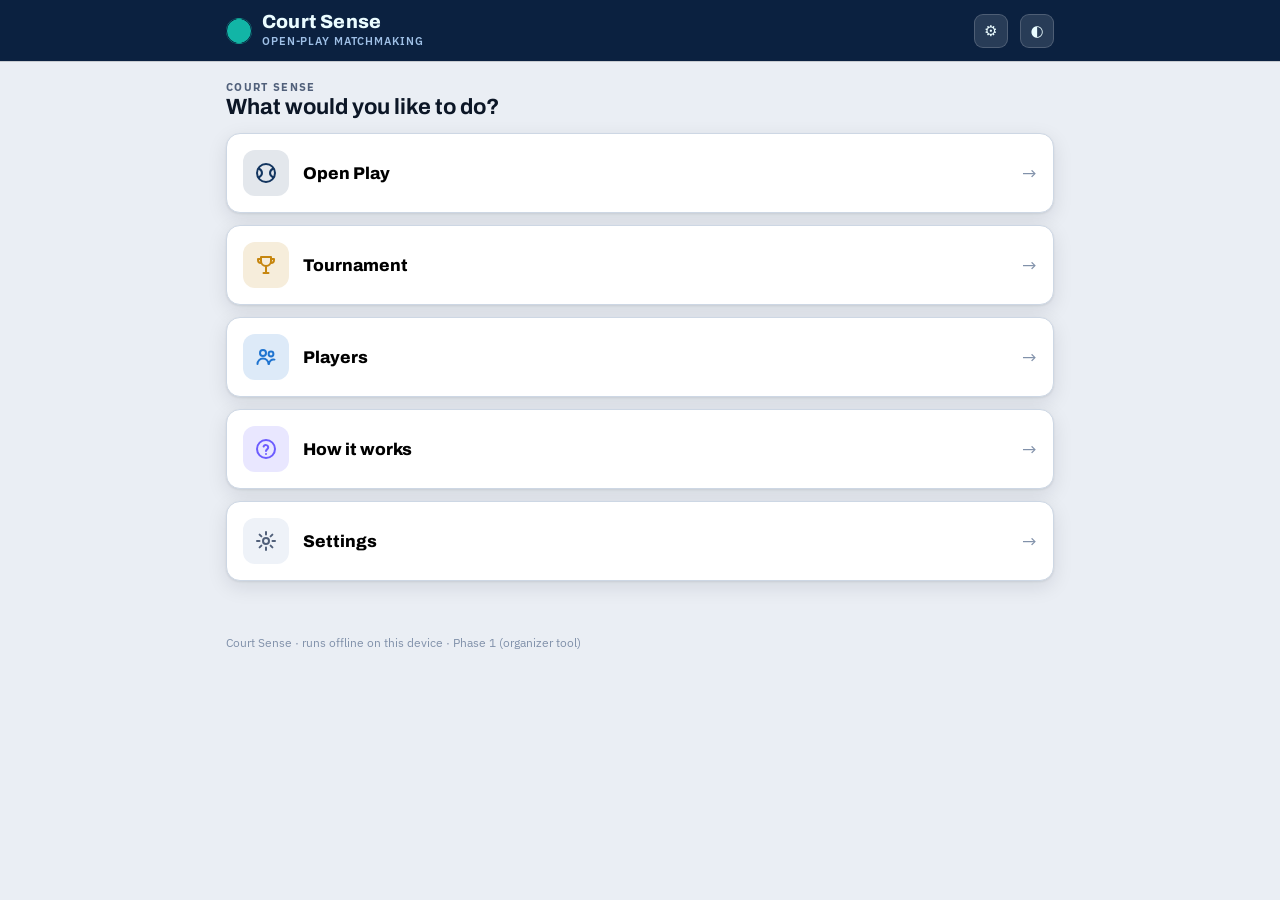
<file: index.html>
<!doctype html>
<html lang="en">
<head>
  <meta charset="utf-8">
  <meta name="viewport" content="width=device-width, initial-scale=1, viewport-fit=cover">
  <title>Court Sense</title>
  <meta name="description" content="Tennis open-play matchmaking, scoring and ratings — works offline at the court.">
  <link rel="manifest" href="manifest.webmanifest">
  <link rel="icon" href="icon.svg" type="image/svg+xml">
  <link rel="apple-touch-icon" href="icon.svg">
  <meta name="theme-color" content="#0b2140" media="(prefers-color-scheme: light)">
  <meta name="theme-color" content="#060e1b" media="(prefers-color-scheme: dark)">
  <meta name="apple-mobile-web-app-capable" content="yes">
  <meta name="apple-mobile-web-app-title" content="Court Sense">
  <meta name="apple-mobile-web-app-status-bar-style" content="black-translucent">
  <link rel="preconnect" href="https://fonts.googleapis.com">
  <link rel="preconnect" href="https://fonts.gstatic.com" crossorigin>
  <link rel="stylesheet" href="https://fonts.googleapis.com/css2?family=Archivo:wght@600;700;800;900&family=IBM+Plex+Mono:wght@500;600;700&family=IBM+Plex+Sans:wght@400;500;600&display=swap">
  <link rel="stylesheet" href="styles.css">
</head>
<body>
  <header class="app">
    <div class="hwrap">
      <div class="brand">
        <span class="ball" id="brandBall" aria-hidden="true"></span>
        <div>
          <h1 id="brandName">Court Sense</h1>
          <div class="sub" id="brandSub">Open-play matchmaking</div>
        </div>
      </div>
      <button class="theme-btn" id="settingsBtn" title="Branding & settings" aria-label="Branding and settings" style="margin-left:auto">⚙</button>
      <button class="theme-btn" id="themeBtn" title="Toggle light / dark" aria-label="Toggle theme">◐</button>
    </div>
  </header>

  <nav class="subnav" id="subnav" hidden><div class="subwrap">
    <button class="backbtn" id="homeBtn">← Home</button>
    <span class="subtitle" id="subtitle"></span>
  </div></nav>

  <main>
    <section id="view-home" class="stack"></section>
    <section id="view-tonight" class="stack" hidden></section>
    <section id="view-players" class="stack" hidden></section>
    <section id="view-tournaments" class="stack" hidden></section>
    <section id="view-how" class="stack" hidden></section>
  </main>

  <div id="brandingModal" class="modal" hidden>
    <div class="modal-backdrop" id="brandBackdrop"></div>
    <div class="modal-card">
      <div class="row spread" style="align-items:center">
        <h2 style="font-size:18px">Settings</h2>
        <button class="btn ghost sm" id="brandClose">Close</button>
      </div>
      <label class="field">Club or company name
        <input type="text" id="brandNameInput" placeholder="e.g. Tenneast Academy" autocomplete="off"></label>
      <div class="field"><span>Logo</span>
        <div class="row" style="gap:14px;align-items:center">
          <div class="logo-preview empty" id="brandLogoPreview" aria-hidden="true"></div>
          <div class="row wrap" style="gap:8px">
            <label class="btn sm" style="cursor:pointer">Upload logo<input type="file" id="brandLogoInput" accept="image/*" hidden></label>
            <button class="btn sm ghost" id="brandLogoRemove">Remove</button>
          </div>
        </div>
        <p class="tiny faint" style="margin:6px 0 0">PNG or JPG. Saved on this device.</p>
      </div>
      <div class="field"><span>Cloud sync</span>
        <div class="row" style="gap:10px;align-items:center">
          <button class="btn sm primary" id="syncNow">Sync now</button>
          <span class="tiny muted" id="syncStatus">Not synced yet</span>
        </div>
        <label class="altcheck tiny" style="margin-top:8px" title="Keep this device in sync automatically so two or more people can edit at once">
          <input type="checkbox" id="liveSyncToggle"> Live sync — keep in sync automatically (for two or more people)</label>
        <p class="tiny faint" style="margin:6px 0 0">Uploads your roster and tournaments and pulls any changes every few seconds. A schedule edit and a score edit merge instead of overwriting. Needs internet; the app still works offline.</p>
      </div>
      <div class="row" style="justify-content:flex-end">
        <button class="btn primary" id="brandDone">Done</button>
      </div>
    </div>
  </div>

  <div class="foot">Court Sense · runs offline on this device · Phase 1 (organizer tool)</div>

  <script type="module" src="app.js"></script>
</body>
</html>
</file>
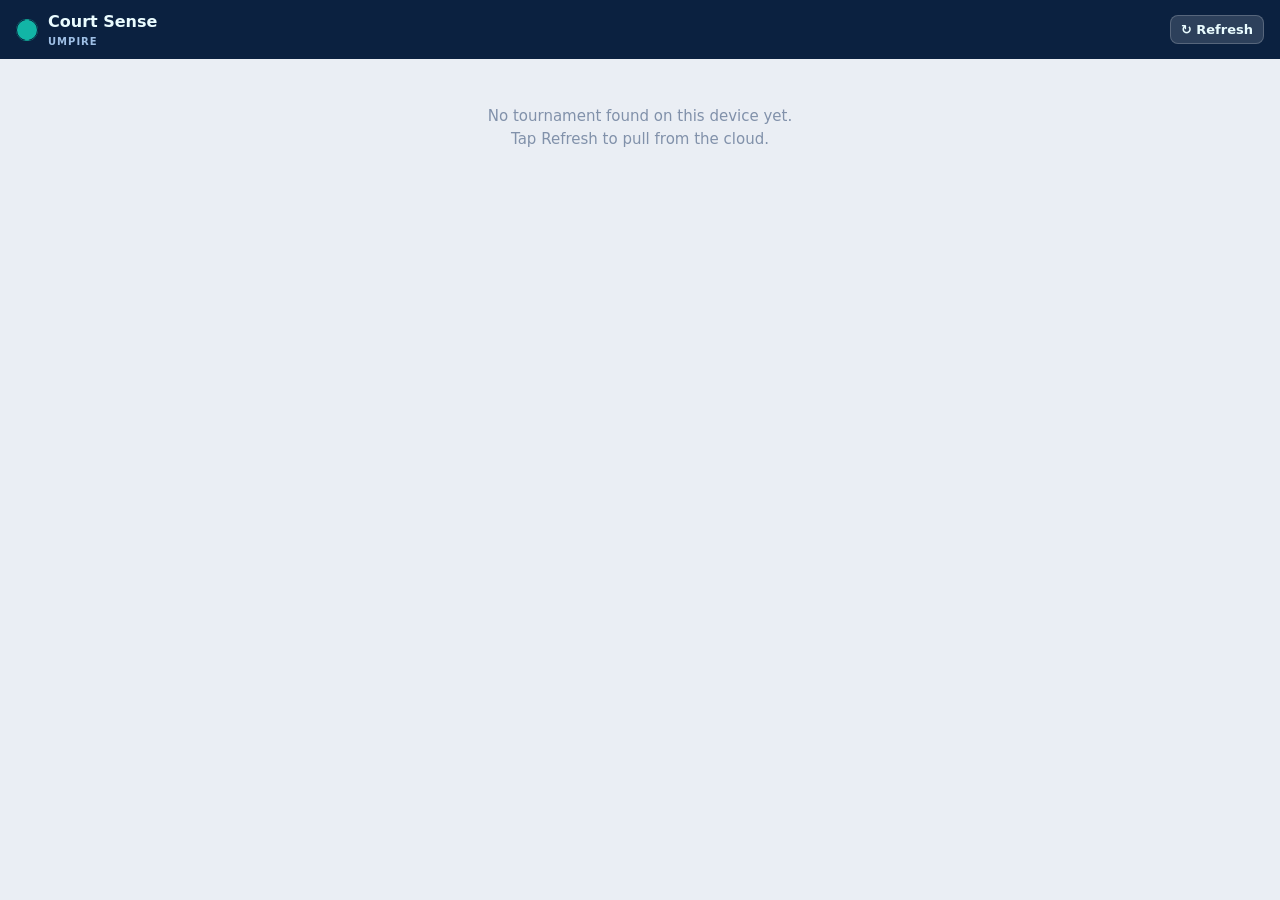
<file: umpire.html>
<!doctype html>
<html lang="en">
<head>
  <meta charset="utf-8">
  <meta name="viewport" content="width=device-width, initial-scale=1, viewport-fit=cover, maximum-scale=1">
  <title>Court Sense · Umpire</title>
  <meta name="theme-color" content="#0b2140" media="(prefers-color-scheme: light)">
  <meta name="theme-color" content="#060e1b" media="(prefers-color-scheme: dark)">
  <link rel="icon" href="icon.svg">
  <link rel="stylesheet" href="styles.css">
  <style>
    /* Umpire-only view: read-only schedule + a big split-screen tap scorer. */
    .ump-head{background:var(--court-deep);color:var(--on-court);
      padding:10px max(16px,env(safe-area-inset-left,0px));display:flex;align-items:center;gap:10px;
      position:sticky;top:env(safe-area-inset-top,0px);z-index:30}
    .ump-head .ball{width:22px;height:22px}
    .ump-head b{font-family:var(--fdisplay);font-size:16px;font-weight:800}
    .ump-head .role{font-size:10px;letter-spacing:.1em;text-transform:uppercase;color:#9fc0e6;font-weight:700}
    .ump-head .sp{margin-left:auto}
    .ump-head button{background:rgba(255,255,255,.14);color:var(--on-court);border:1px solid rgba(255,255,255,.2);
      border-radius:8px;padding:6px 10px;font-weight:700;font-size:13px}
    .ump-tabs{display:flex;background:var(--court);position:sticky;top:calc(env(safe-area-inset-top,0px) + 44px);z-index:25}
    .ump-tabs button{flex:1;background:none;border:none;color:#bcd6f2;font-weight:700;font-size:14px;
      padding:12px 6px;border-bottom:3px solid transparent}
    .ump-tabs button.on{color:var(--on-court);border-bottom-color:var(--accent)}
    main{max-width:720px;margin:0 auto;padding:16px max(16px,env(safe-area-inset-left,0px)) 40px}

    /* court / up-next cards (read only) */
    .u-card{background:var(--surface);border:1px solid var(--border);border-radius:14px;
      box-shadow:var(--shadow);padding:14px;margin-bottom:12px;position:relative;overflow:hidden}
    .u-card.gbar{padding-left:18px}
    .u-card.gbar::before{content:"";position:absolute;left:0;top:0;bottom:0;width:5px;background:var(--gb)}
    .u-eyebrow{font-size:11px;letter-spacing:.08em;text-transform:uppercase;color:var(--muted);font-weight:800}
    .u-court{font-family:var(--fdisplay);font-weight:800;font-size:18px}
    .u-teams{margin-top:8px;font-weight:600}
    .u-vs{color:var(--faint);font-weight:800;font-size:12px;margin:2px 0}
    .u-score{margin-left:auto;font-family:var(--fmono);font-weight:800;font-size:16px}
    .u-warm{color:var(--warn);font-size:12px;font-weight:800;letter-spacing:.03em}
    .u-row{display:flex;align-items:center;gap:10px}
    .u-btn{display:block;width:100%;text-align:center;background:var(--accent);color:var(--on-accent);
      border:none;border-radius:12px;font-weight:800;font-size:15px;padding:12px;margin-top:10px}
    .u-sub{color:var(--muted);font-size:13px}
    .u-empty{color:var(--faint);text-align:center;padding:30px 10px}

    /* split-screen scorer */
    .scorer{position:fixed;inset:0;z-index:50;display:flex;flex-direction:column;background:#000}
    .scorer .half{flex:1;display:flex;flex-direction:column;align-items:center;justify-content:center;
      position:relative;cursor:pointer;user-select:none;-webkit-tap-highlight-color:transparent;color:#fff;
      padding:18px;text-align:center}
    .scorer .half.a{background:var(--sideA)}
    .scorer .half.b{background:var(--sideB)}
    .scorer .half .tname{font-weight:700;font-size:clamp(16px,4.5vw,22px);opacity:.95;max-width:92%}
    .scorer .half .pt{font-family:var(--fmono);font-weight:800;font-size:clamp(64px,22vw,150px);line-height:.95;
      letter-spacing:-.02em}
    .scorer .half .srv{font-size:12px;font-weight:800;letter-spacing:.08em;text-transform:uppercase;
      opacity:.9;margin-top:4px;min-height:16px}
    .scorer .half .tap{position:absolute;bottom:14px;font-size:12px;opacity:.7;font-weight:700}
    .scorer .mid{position:absolute;top:50%;left:50%;transform:translate(-50%,-50%);z-index:2;
      background:rgba(0,0,0,.82);color:#fff;border-radius:14px;padding:10px 16px;text-align:center;min-width:180px;
      box-shadow:0 8px 30px rgba(0,0,0,.5)}
    .scorer .mid .games{font-family:var(--fmono);font-weight:800;font-size:26px;letter-spacing:.04em}
    .scorer .mid .state{font-size:12px;font-weight:700;opacity:.85;margin-top:2px}
    .scorer .bar{position:absolute;top:0;left:50%;transform:translateX(-50%);z-index:3;display:flex;gap:8px;
      padding:calc(env(safe-area-inset-top,0px) + 8px) 8px 8px}
    .scorer .bar button{background:rgba(0,0,0,.72);color:#fff;border:1px solid rgba(255,255,255,.22);
      border-radius:999px;padding:8px 14px;font-weight:700;font-size:13px}
    .won-ov{position:fixed;inset:0;z-index:60;display:flex;align-items:center;justify-content:center;
      background:rgba(6,14,27,.72);backdrop-filter:blur(3px);padding:18px}
    .won-ov .p{background:var(--surface);color:var(--fg);border-radius:16px;padding:22px;max-width:340px;
      width:100%;text-align:center;box-shadow:0 14px 40px rgba(0,0,0,.5)}
    .won-ov .t{font-family:var(--fdisplay);font-weight:800;font-size:22px}
    .won-ov .s{color:var(--muted);font-weight:600;margin:6px 0 14px}
    .won-ov .row{display:flex;gap:8px}
    .won-ov .row button{flex:1;border-radius:10px;padding:11px;font-weight:800;font-size:14px;border:1px solid var(--border)}
    .won-ov .row .go{background:var(--accent);color:var(--on-accent);border-color:transparent}
    .won-ov .row .ghost{background:var(--surface-2);color:var(--fg)}
    .synced{font-size:12px;color:#9fc0e6}
  </style>
</head>
<body>
  <div id="app"><div class="u-empty">Loading…</div></div>
  <script type="module" src="umpire.js"></script>
</body>
</html>
</file>
<file: styles.css>
/* Court Sense — layout: sticky court-green header + tabbed single-column app;
   scoreboard data in mono. Tokens defined once (light), redefined for dark. */
:root{
  --bg:#eaeef4; --surface:#ffffff; --surface-2:#eef2f8; --surface-3:#e2e9f3;
  --border:#cdd7e4; --fg:#0c1626; --muted:#51607a; --faint:#8191aa;
  --court:#13355f; --court-deep:#0b2140; --on-court:#eafcff;
  --accent:#12b5a6; --on-accent:#032420;
  --good:#12a37a; --warn:#c98a10; --bad:#d8443f;
  --t-d:#667591; --t-c:#1f74d0; --t-b:#c6860f; --t-a:#6c5cff;
  --shadow:0 1px 2px rgba(10,22,40,.08),0 6px 20px rgba(10,22,40,.10);
  --radius:14px;
  --fdisplay:"Archivo","Arial Narrow",system-ui,sans-serif;
  --fbody:"IBM Plex Sans",system-ui,sans-serif;
  --fmono:"IBM Plex Mono",ui-monospace,monospace;
  padding-top:env(safe-area-inset-top,0px);
  padding-bottom:env(safe-area-inset-bottom,0px);
  color-scheme:light;
}
@media (prefers-color-scheme:dark){:root:not([data-theme="light"]){
  --bg:#060e1b; --surface:#0f1d33; --surface-2:#16294a; --surface-3:#1d3357;
  --border:#243a63; --fg:#e7f1ff; --muted:#8fa2c2; --faint:#64789c;
  --court:#123a66; --court-deep:#0a2342; --on-court:#eafcff;
  --accent:#2bd4c4; --on-accent:#032420;
  --good:#28c296; --warn:#f5c542; --bad:#f56a64;
  --t-d:#8597b8; --t-c:#56a8ff; --t-b:#f5c542; --t-a:#8c86ff;
  --shadow:0 1px 2px rgba(0,0,0,.4),0 8px 24px rgba(0,0,0,.5);
  color-scheme:dark;
}}
:root[data-theme="dark"]{
  --bg:#060e1b; --surface:#0f1d33; --surface-2:#16294a; --surface-3:#1d3357;
  --border:#243a63; --fg:#e7f1ff; --muted:#8fa2c2; --faint:#64789c;
  --court:#123a66; --court-deep:#0a2342; --on-court:#eafcff;
  --accent:#2bd4c4; --on-accent:#032420;
  --good:#28c296; --warn:#f5c542; --bad:#f56a64;
  --t-d:#8597b8; --t-c:#56a8ff; --t-b:#f5c542; --t-a:#8c86ff;
  --shadow:0 1px 2px rgba(0,0,0,.4),0 8px 24px rgba(0,0,0,.5);
  color-scheme:dark;
}

*{box-sizing:border-box}
html,body{margin:0}
img{max-width:100%}
[hidden]{display:none!important}
body{background:var(--bg);color:var(--fg);font-family:var(--fbody);
  font-size:15px;line-height:1.5;-webkit-font-smoothing:antialiased}
body::before{content:"";position:fixed;inset:0 0 auto;height:env(safe-area-inset-top,0px);
  background:var(--court-deep);z-index:40}
h1,h2,h3{font-family:var(--fdisplay);margin:0;line-height:1.08;text-wrap:balance}
button{font-family:inherit;cursor:pointer}
.mono,.num{font-family:var(--fmono);font-variant-numeric:tabular-nums}

/* header */
header.app{position:sticky;top:env(safe-area-inset-top,0px);z-index:30;
  background:var(--court-deep);color:var(--on-court);box-shadow:0 1px 0 rgba(0,0,0,.15)}
.hwrap{padding-block:12px;padding-left:max(16px,env(safe-area-inset-left,0px));
  padding-right:max(16px,env(safe-area-inset-right,0px));max-width:860px;margin:0 auto;
  display:flex;align-items:center;gap:12px}
.brand{display:flex;align-items:center;gap:10px;min-width:0}
.ball{width:26px;height:26px;border-radius:50%;background:var(--accent);
  position:relative;flex:none;box-shadow:inset 0 0 0 1px rgba(0,0,0,.15)}
.ball::before,.ball::after{content:"";position:absolute;inset:0;border-radius:50%;
  border:1.5px solid var(--court-deep)}
.ball::before{clip-path:inset(0 60% 0 0)}
.ball::after{clip-path:inset(0 0 0 60%)}
.brand h1{font-size:19px;font-weight:800;letter-spacing:.2px;color:var(--on-court)}
.brand .sub{font-size:11px;color:#9fc0e6;letter-spacing:.08em;text-transform:uppercase;
  font-family:var(--fbody);font-weight:600}
.theme-btn{flex:none;background:rgba(255,255,255,.12);color:var(--on-court);
  border:1px solid rgba(255,255,255,.18);border-radius:9px;width:34px;height:34px;font-size:15px}
.courts-ctl{margin-left:auto;display:flex;align-items:center;gap:7px;flex:none}
.courts-ctl label{font-size:11px;letter-spacing:.07em;text-transform:uppercase;color:#9fc0e6;font-weight:700}
.courts-ctl select{background:rgba(255,255,255,.14);color:var(--on-court);
  border:1px solid rgba(255,255,255,.22);border-radius:8px;padding:6px 8px;font-weight:700;
  font-size:15px;font-family:var(--fmono)}
.courts-ctl select option{color:#0c1626;background:#fff}

/* tabs */
nav.tabs{position:sticky;top:calc(env(safe-area-inset-top,0px) + 58px);z-index:25;
  background:var(--court);box-shadow:var(--shadow)}
.twrap{display:flex;max-width:860px;margin:0 auto;
  padding-left:max(8px,env(safe-area-inset-left,0px));
  padding-right:max(8px,env(safe-area-inset-right,0px))}
.tab{flex:1;background:none;border:none;color:#bcd6f2;font-weight:700;font-size:13px;
  letter-spacing:.03em;padding:12px 6px;border-bottom:3px solid transparent;font-family:var(--fbody)}
.tab[aria-selected="true"]{color:var(--on-court);border-bottom-color:var(--accent)}

main{max-width:860px;margin:0 auto;
  padding-left:max(16px,env(safe-area-inset-left,0px));
  padding-right:max(16px,env(safe-area-inset-right,0px));
  padding-block:18px 44px}

.card{background:var(--surface);border:1px solid var(--border);border-radius:var(--radius);box-shadow:var(--shadow)}
.pad{padding:16px}
.stack{display:flex;flex-direction:column;gap:14px}
.row{display:flex;gap:10px;align-items:center}
.wrap{flex-wrap:wrap}
.spread{justify-content:space-between}
.grow{flex:1;min-width:0}
.eyebrow{font-size:11px;letter-spacing:.12em;text-transform:uppercase;color:var(--muted);font-weight:700}
.muted{color:var(--muted)} .faint{color:var(--faint)} .tiny{font-size:12px}

.btn{border:1px solid var(--border);background:var(--surface-2);color:var(--fg);
  border-radius:10px;padding:9px 14px;font-weight:600;font-size:14px}
.btn:hover{background:var(--surface-3)}
.btn.primary{background:var(--court);border-color:var(--court);color:var(--on-court)}
.btn.primary:hover{background:var(--court-deep)}
.btn.cta{background:var(--accent);border-color:var(--accent);color:var(--on-accent);
  font-weight:800;font-size:15px;padding:12px 18px}
.btn.cta:hover{filter:brightness(.95)}
.btn.ghost{background:none}
.btn:disabled{opacity:.45;cursor:not-allowed}
.btn.sm{padding:6px 10px;font-size:13px;border-radius:8px}

.level{font-family:var(--fmono);font-weight:700;background:var(--surface-2);
  border:1px solid var(--border);border-radius:8px;padding:2px 8px;font-size:14px;font-variant-numeric:tabular-nums}
.chip{display:inline-flex;align-items:center;gap:5px;font-size:11px;font-weight:700;
  padding:3px 8px;border-radius:999px;letter-spacing:.02em}
.chip .dot{width:7px;height:7px;border-radius:50%}
.rel-prov{background:color-mix(in srgb,var(--warn) 16%,transparent);color:var(--warn)}
.rel-prov .dot{background:var(--warn)}
.rel-firm{background:color-mix(in srgb,var(--muted) 18%,transparent);color:var(--muted)}
.rel-firm .dot{background:var(--muted)}
.rel-settled{background:color-mix(in srgb,var(--good) 16%,transparent);color:var(--good)}
.rel-settled .dot{background:var(--good)}

.tchip{display:inline-flex;align-items:center;font-size:11px;font-weight:800;padding:3px 8px;
  border-radius:7px;white-space:nowrap;letter-spacing:.02em}
.tchip[data-tier=d]{color:var(--t-d);background:color-mix(in srgb,var(--t-d) 16%,transparent)}
.tchip[data-tier=c]{color:var(--t-c);background:color-mix(in srgb,var(--t-c) 16%,transparent)}
.tchip[data-tier=b]{color:var(--t-b);background:color-mix(in srgb,var(--t-b) 16%,transparent)}
.tchip[data-tier=a]{color:var(--t-a);background:color-mix(in srgb,var(--t-a) 18%,transparent)}
.tierlegend{display:flex;flex-direction:column;gap:7px;margin-top:2px}
.legendrow{display:grid;grid-template-columns:170px auto 1fr;gap:10px;align-items:center}
.legcls{font-size:12.5px;font-weight:700}
.legrange{font-size:12px;text-align:right}
@media (max-width:430px){.legendrow{grid-template-columns:1fr auto}.legrange{display:none}}

.infobtn{display:inline-flex;align-items:center;justify-content:center;width:16px;height:16px;
  border-radius:50%;border:1px solid var(--muted);background:none;color:var(--muted);font-size:10px;
  font-weight:800;font-style:italic;line-height:1;vertical-align:middle;margin-left:5px;font-family:var(--fdisplay)}
.infobtn:hover{border-color:var(--court);color:var(--court)}
.callout{display:flex;gap:10px;align-items:flex-start;background:var(--surface-2);
  border:1px solid var(--border);border-left:3px solid var(--court);border-radius:10px;
  padding:11px 13px;font-size:13px;line-height:1.5;color:var(--fg)}
.callout .x{margin-left:auto;background:none;border:none;color:var(--muted);font-size:17px;flex:none;padding:0 2px}
.callout .x:hover{color:var(--fg)}

/* attendee search + list */
.sres{display:flex;align-items:center;gap:10px;border:1px solid var(--border);border-radius:10px;
  padding:7px 10px;background:var(--surface)}
.sres .nm{font-weight:600;min-width:0;overflow:hidden;text-overflow:ellipsis;white-space:nowrap}
.sres .lv{margin-left:auto;font-family:var(--fmono);font-size:12.5px;color:var(--muted);flex:none}
.sres .addbtn{flex:none;width:36px;height:32px;padding:0;font-size:19px;line-height:1}
.newp{align-self:flex-start;background:none;border:1px dashed var(--border);color:var(--court);font-weight:700}
.tb-field{position:relative}
.rosterbox{position:absolute;top:calc(100% + 6px);left:0;right:0;z-index:20;
  max-height:264px;overflow-y:auto;overscroll-behavior:contain;border:1px solid var(--border);
  border-radius:12px;padding:6px;background:var(--surface-2);
  box-shadow:0 10px 30px rgba(20,40,25,.22),0 2px 8px rgba(20,40,25,.14)}
.rosterbox:empty{display:none}
.rosterbox .sres{background:var(--surface)}
.bench{display:flex;flex-wrap:wrap;gap:6px}
.benchpill{font-size:12.5px;background:var(--surface-2);border:1px solid var(--border);
  border-radius:999px;padding:4px 10px;display:inline-flex;gap:6px;align-items:center}
.benchpill .g{font-family:var(--fmono);color:var(--faint);font-size:11px}
.benchpill.att{padding-right:4px;gap:8px}
.benchpill.att .rm{border:none;background:none;color:var(--faint);font-size:17px;line-height:1;padding:0 5px;border-radius:6px}
.benchpill.att .rm:hover{color:var(--bad);background:color-mix(in srgb,var(--bad) 14%,transparent)}

/* court cards */
.courts{display:grid;grid-template-columns:repeat(auto-fit,minmax(260px,1fr));gap:14px}
.court{position:relative;border:1px solid var(--border);border-radius:var(--radius);overflow:hidden;background:var(--surface);box-shadow:var(--shadow)}
.court.won{border-color:var(--good);box-shadow:0 0 0 2px color-mix(in srgb,var(--good) 30%,transparent)}
.wonmodal{position:absolute;inset:0;z-index:30;display:flex;align-items:center;justify-content:center;
  padding:16px;background:color-mix(in srgb,var(--court-deep) 62%,transparent);backdrop-filter:blur(2px)}
.wonpanel{width:100%;max-width:320px;background:var(--surface);border:1px solid var(--border);
  border-radius:16px;box-shadow:0 12px 36px rgba(0,0,0,.4);padding:20px 18px;text-align:center;
  display:flex;flex-direction:column;gap:8px;align-items:center}
.woneyebrow{font-size:11px;font-weight:800;letter-spacing:.09em;text-transform:uppercase;color:var(--good)}
.wontitle{font-family:var(--fdisplay);font-weight:800;font-size:20px;line-height:1.1;text-wrap:balance}
.wonsub{font-size:13px;color:var(--muted);font-weight:600}
.wonbtns{display:flex;gap:8px;width:100%;margin-top:6px}
.wonbtns .btn{flex:1}
.court-hd{background:var(--court-deep);color:var(--on-court);padding:9px 14px;display:flex;align-items:center;gap:8px}
.court-hd .cn{font-family:var(--fdisplay);font-weight:800;font-size:15px}
.court-hd .cavg{margin-left:auto;font-family:var(--fmono);font-size:12px;color:#9fc0e6}
.team{padding:12px 14px}
.team.b{border-top:1px dashed var(--border)}
.teamtag{font-size:10px;font-weight:800;letter-spacing:.1em;text-transform:uppercase;color:var(--court);margin-bottom:2px}
.pl{display:flex;align-items:center;gap:8px;padding:3px 0}
.pl .nm{font-weight:600;font-size:14px}
.pl .lv{margin-left:auto;font-family:var(--fmono);font-size:12.5px;color:var(--muted)}
.vs{text-align:center;font-family:var(--fdisplay);font-weight:800;color:var(--faint);font-size:12px;letter-spacing:.14em;padding:2px 0}
.score{display:flex;align-items:flex-end;justify-content:center;gap:16px;
  padding:12px 14px 6px;background:var(--surface-2);border-top:1px solid var(--border)}
.scol{display:flex;flex-direction:column;align-items:center;gap:5px}
.slbl{font-size:10px;font-weight:800;letter-spacing:.08em;text-transform:uppercase;color:var(--court)}
.dash{font-family:var(--fmono);color:var(--faint);font-size:20px;font-weight:700;padding-bottom:5px}
.score-cap{text-align:center;font-size:11px;color:var(--faint);padding:0 14px 12px;background:var(--surface-2);letter-spacing:.02em}
.stepper{display:flex;align-items:center;border:1px solid var(--border);border-radius:9px;overflow:hidden;background:var(--surface)}
.stepper button{width:30px;height:34px;border:none;background:var(--surface);color:var(--fg);font-size:17px;font-weight:700}
.stepper button:hover{background:var(--surface-3)}
.stepper .val{width:30px;text-align:center;font-family:var(--fmono);font-weight:700;font-size:16px}
.court-foot{padding:0 14px 14px}
.finishbtn{width:100%}
.court.free{border-style:dashed;display:flex;flex-direction:column}
.court.free .court-hd{background:var(--surface-2);color:var(--muted)}
.court.free .court-hd .cavg{color:var(--faint)}
.freebody{padding:22px 14px;text-align:center;display:flex;flex-direction:column;gap:10px;align-items:center;flex:1;justify-content:center}

/* queue */
.queue{list-style:none;margin:0;padding:0;display:flex;flex-direction:column;gap:6px}
.qrow{display:flex;align-items:center;gap:9px;border:1px solid var(--border);border-radius:10px;padding:6px 8px 6px 6px;background:var(--surface)}
.qrow.dragging{opacity:.95;box-shadow:var(--shadow);background:var(--surface-2);border-color:var(--court)}
.qhandle{flex:none;color:var(--faint);cursor:grab;font-size:16px;line-height:1;padding:0 3px;touch-action:none;user-select:none}
.qhandle:active{cursor:grabbing}
.qpos{width:20px;text-align:center;font-weight:700;color:var(--faint);flex:none}
.qname{flex:1;font-weight:600;min-width:0;overflow:hidden;text-overflow:ellipsis;white-space:nowrap}
.qlv{font-size:12.5px;color:var(--muted);flex:none}
.qgames{font-size:11px;flex:none}
.qacts{display:flex;gap:4px;flex:none;align-items:center}
.qbtn{border:1px solid var(--border);background:var(--surface-2);border-radius:7px;font-size:12px;font-weight:600;color:var(--fg);padding:0 8px;height:28px;line-height:1}
.qbtn:hover{background:var(--surface-3)}
.qbtn.qx{color:var(--muted);font-size:16px}
.qbtn.qx:hover{color:var(--bad);background:color-mix(in srgb,var(--bad) 12%,transparent)}
.restrow{display:flex;align-items:center;gap:10px;border:1px solid var(--border);border-radius:10px;padding:7px 10px;background:var(--surface)}
.restrow .qname{flex:1}
.editbtn{margin-left:8px;flex:none;background:rgba(255,255,255,.16);color:var(--on-court);border:1px solid rgba(255,255,255,.26);border-radius:7px;padding:3px 10px;font-size:12px;font-weight:700}
.editbtn:hover{background:rgba(255,255,255,.28)}
.court.editing{outline:2px solid var(--accent);outline-offset:-1px}
.swapsel{width:100%;margin:3px 0}
.stat.resting{background:color-mix(in srgb,var(--muted) 16%,transparent);color:var(--muted)}
.stat.upnext{background:color-mix(in srgb,var(--court) 16%,transparent);color:var(--court)}

/* staged "up next" cards */
.court.plan{border-style:dashed}
.court.plan .court-hd{background:var(--court);color:var(--on-court)}
.plan-x{padding:2px 8px;font-size:15px}
.pslot{display:flex;align-items:center;gap:8px;border:1px dashed var(--border);border-radius:9px;padding:5px 8px;margin:4px 0;min-height:40px;background:var(--surface)}
.pslot.empty{background:var(--surface-2)}
.pslot.over{outline:2px solid var(--accent);background:color-mix(in srgb,var(--accent) 16%,var(--surface))}
.pslot.filled{border-style:solid}
.pslotname{font-weight:600;flex:1;min-width:0;overflow:hidden;text-overflow:ellipsis;white-space:nowrap}
.pslotlv{font-size:12.5px;color:var(--muted);flex:none}
.pslotx{border:none;background:none;color:var(--faint);font-size:16px;flex:none;padding:0 4px}
.pslotx:hover{color:var(--bad)}
.slotsel{width:100%;border:none;background:none;color:var(--muted);font-size:13.5px;padding:2px}
.dragghost{position:fixed;z-index:1000;pointer-events:none;transform:translate(-50%,-150%);background:var(--court);color:var(--on-court);font-weight:700;font-size:13px;padding:5px 11px;border-radius:9px;box-shadow:var(--shadow);white-space:nowrap}
.qrow.dragsrc{opacity:.4}

/* tonight's players table */
.today th,.today td{padding:8px 10px}
.stat{display:inline-flex;align-items:center;font-size:11px;font-weight:700;padding:2px 9px;border-radius:999px;white-space:nowrap}
.stat.playing{background:color-mix(in srgb,var(--court) 18%,transparent);color:var(--court)}
.stat.waiting{background:color-mix(in srgb,var(--warn) 16%,transparent);color:var(--warn)}
.stat.idle{background:var(--surface-2);color:var(--faint)}

.banner{display:flex;gap:10px;align-items:flex-start;background:color-mix(in srgb,var(--accent) 14%,var(--surface));
  border:1px solid color-mix(in srgb,var(--accent) 40%,var(--border));border-radius:12px;padding:12px 14px}
.banner .em{font-weight:700}

/* table */
.tablewrap{overflow-x:auto}
table{width:100%;border-collapse:collapse;font-size:14px}
th,td{text-align:left;padding:10px 10px;border-bottom:1px solid var(--border);white-space:nowrap}
th{font-size:11px;letter-spacing:.06em;text-transform:uppercase;color:var(--muted);font-weight:700;user-select:none}
th[data-sort]{cursor:pointer}
th.sorted{color:var(--fg)}
td.r,th.r{text-align:right}
tbody tr:hover{background:var(--surface-2)}
.trend{font-family:var(--fmono);font-size:12px}
.up{color:var(--good)} .down{color:var(--bad)}

.delta-list{display:flex;flex-direction:column;gap:6px}

/* forms */
.seg{display:inline-flex;border:1px solid var(--border);border-radius:9px;overflow:hidden}
.seg button{background:var(--surface);border:none;padding:7px 12px;font-weight:600;font-size:13px;color:var(--muted)}
.seg button[aria-pressed="true"]{background:var(--court);color:var(--on-court)}
label.field{display:flex;flex-direction:column;gap:5px;font-size:13px;font-weight:600;color:var(--muted)}
input[type=text],input[type=number],input[type=search],textarea,select{font-family:inherit;font-size:15px;color:var(--fg);
  background:var(--surface);border:1px solid var(--border);border-radius:9px;padding:9px 11px}
textarea{resize:vertical;min-height:120px;line-height:1.5}
input:focus,select:focus,textarea:focus,button:focus-visible{outline:2px solid var(--accent);outline-offset:1px}

/* onboarding / empty state */
.empty{display:flex;flex-direction:column;align-items:center;text-align:center;gap:14px;
  padding:34px 18px;border:1px dashed var(--border);border-radius:var(--radius);background:var(--surface)}
.empty .big{width:54px;height:54px;border-radius:50%;background:var(--accent);position:relative}
.empty .big::before,.empty .big::after{content:"";position:absolute;inset:0;border-radius:50%;border:2px solid var(--court-deep)}
.empty .big::before{clip-path:inset(0 60% 0 0)} .empty .big::after{clip-path:inset(0 0 0 60%)}
.empty h2{font-size:22px}
.empty p{margin:0;color:var(--muted);max-width:42ch}

/* how it works */
.explain h3{font-size:16px;margin-top:4px}
.explain p{margin:6px 0;color:var(--fg)}
.explain .k{font-family:var(--fmono);background:var(--surface-2);border:1px solid var(--border);border-radius:6px;padding:1px 6px;font-size:13px}
.steps{display:flex;flex-direction:column;gap:12px;margin-top:6px}
.step{display:flex;gap:12px}
.step .n{flex:none;width:26px;height:26px;border-radius:50%;background:var(--court);color:var(--on-court);
  font-family:var(--fdisplay);font-weight:800;display:grid;place-items:center;font-size:13px}

.foot{max-width:860px;margin:0 auto;padding:4px max(16px,env(safe-area-inset-left,0px)) 24px;color:var(--faint);font-size:11.5px}

@media (max-width:430px){
  .hwrap{gap:9px} .brand h1{font-size:17px}
  main{padding-block:14px 38px}
}
@media (prefers-reduced-motion:no-preference){
  .court,.delta{animation:rise .28s ease both}
  @keyframes rise{from{opacity:0;transform:translateY(6px)}to{opacity:1;transform:none}}
}

/* branding */
.ball.haslogo{background:none;box-shadow:none;width:34px;height:34px;border-radius:8px;overflow:hidden}
.ball.haslogo::before,.ball.haslogo::after{display:none}
.ball.haslogo img{width:100%;height:100%;object-fit:contain;display:block}
.modal{position:fixed;inset:0;z-index:100;display:flex;align-items:center;justify-content:center;padding:16px}
.modal-backdrop{position:absolute;inset:0;background:rgba(10,20,14,.55)}
.modal-card{position:relative;z-index:1;background:var(--surface);border:1px solid var(--border);border-radius:var(--radius);box-shadow:var(--shadow);padding:18px;width:100%;max-width:420px;display:flex;flex-direction:column;gap:14px;max-height:90vh;overflow:auto}
.logo-preview{width:64px;height:64px;border-radius:10px;border:1px solid var(--border);background:var(--surface-2);display:grid;place-items:center;flex:none;overflow:hidden}
.logo-preview img{width:100%;height:100%;object-fit:contain}
.logo-preview.empty::after{content:"No logo";font-size:10px;color:var(--faint)}

/* tournaments */
.tcard{cursor:pointer;transition:border-color .12s}
.tcard:hover{border-color:var(--court)}
.tcard-name{font-family:var(--fdisplay);font-weight:800;font-size:17px}
.divtitle{font-family:var(--fdisplay);font-weight:800;font-size:16px}
.trow{display:flex;align-items:center;gap:10px;border:1px solid var(--border);border-radius:9px;padding:7px 10px;background:var(--surface)}
.trow .tnum{width:20px;text-align:center;color:var(--faint);font-weight:700;flex:none}
.gradetag{font-family:var(--fmono);font-size:11px;font-weight:700;color:var(--muted)}
.gchip{display:inline-flex;align-items:center;justify-content:center;width:18px;height:18px;border-radius:50%;
  font-size:10px;font-weight:800;flex:none}
.gchip.f{background:color-mix(in srgb,#c0559c 20%,transparent);color:#b4458e}
.gchip.m{background:color-mix(in srgb,#2f74d0 18%,transparent);color:#2f74d0}
.prow{cursor:pointer}
.prow:hover td{background:color-mix(in srgb,var(--court) 6%,transparent)}
.prow:focus-visible{outline:2px solid var(--court);outline-offset:-2px}
.sres.hl{border-color:var(--court);background:color-mix(in srgb,var(--court) 8%,var(--surface))}

/* tournament matches */
.mrow{display:flex;align-items:center;gap:8px;border:1px solid var(--border);border-radius:9px;padding:6px 8px;background:var(--surface)}
.mrow.done{background:var(--surface-2)}
.mrow .mt{flex:1;min-width:0;font-size:13px;font-weight:600;overflow:hidden;text-overflow:ellipsis;white-space:nowrap}
.mrow .mt.end{text-align:right}
.mrow .mt.win{color:var(--court)}
.msc{width:46px;text-align:center;padding:5px 4px;font-family:var(--fmono);font-size:15px;flex:none}
/* match scheduling line */
.msched{display:flex;align-items:center;flex-wrap:wrap;gap:6px 8px;margin:-2px 2px 2px;padding:6px 2px 2px}
.mctrl{padding:4px 6px;font-size:12px;border:1px solid var(--border);border-radius:7px;background:var(--surface)}
.mtime{font-family:var(--fmono)}
.msched .btn.sm{padding:4px 10px;font-size:12px}
.meta-eta{font-size:11.5px;color:var(--muted);font-family:var(--fmono)}
.mlive{font-size:11.5px;color:var(--court);font-weight:700}
.mdone-t{font-size:11.5px;color:var(--muted);font-family:var(--fmono)}
.schednote{padding:6px 9px;background:var(--surface-2);border-radius:8px}
.iconbtn{border:1px solid var(--border);background:var(--surface);border-radius:7px;width:26px;height:26px;
  font-size:13px;line-height:1;cursor:pointer;color:var(--muted);flex:none}
.divday-lbl{display:flex;align-items:center;gap:5px;font-weight:700}
.divday{padding:4px 6px;font-size:12px;border:1px solid var(--border);border-radius:7px;background:var(--surface);font-family:var(--fmono)}
.callnote{padding:7px 10px;background:color-mix(in srgb,var(--court) 8%,var(--surface-2));border-radius:8px;color:var(--ink)}
.morder{display:inline-flex;align-items:center;gap:3px;flex:none;margin-right:2px}
.morder .onum{min-width:16px;text-align:center;font-size:12px;color:var(--muted);font-weight:700}
.iconbtn:disabled{opacity:.35;cursor:default}
/* tournament schedule */
.schedday{border-top:1px solid var(--border);padding-top:10px}
.schedday-h{font-weight:800;font-size:14px}
.todaytag{display:inline-block;background:var(--court);color:#fff;font-size:10px;font-weight:800;padding:1px 7px;border-radius:999px;vertical-align:middle;margin-left:4px}
.schedblock{margin-top:8px;border:1px solid var(--border);border-radius:11px;padding:8px;background:var(--surface-2)}
.blockhd{display:flex;align-items:baseline;gap:8px;margin-bottom:6px;flex-wrap:wrap}
.blocktime{font-family:var(--fmono);font-weight:800;font-size:14px;color:var(--court)}
.blockdiv{font-weight:700;font-size:13px}
.schedblock .mrow{background:var(--surface)}
.courttag{flex:none;font-family:var(--fmono);font-weight:800;font-size:11px;color:var(--muted);
  background:var(--surface-2);border:1px solid var(--border);border-radius:6px;padding:2px 5px}
.schedctrl{flex:none;display:flex;align-items:center;gap:6px}
.card.offday{opacity:.62}
.offday-tag{color:var(--muted);font-weight:700;margin-bottom:6px}
/* tournament detail tabs */
.ttabs{display:flex;gap:4px;background:var(--surface-2);border:1px solid var(--border);border-radius:11px;padding:4px;overflow-x:auto}
.ttab{flex:1;min-width:max-content;padding:8px 12px;border:none;background:none;border-radius:8px;
  font-weight:700;font-size:13px;color:var(--muted);cursor:pointer;white-space:nowrap}
.ttab.on{background:var(--surface);color:var(--ink);box-shadow:var(--shadow)}
.livedot{display:inline-flex;align-items:center;justify-content:center;min-width:17px;height:17px;padding:0 4px;
  background:var(--court);color:#fff;border-radius:999px;font-size:10px;font-weight:800;margin-left:3px}
.ttab-body{display:flex;flex-direction:column;gap:12px}
.livescore{display:flex;align-items:center;justify-content:center;gap:14px;margin:6px 0}
.livescore .sval{font-family:var(--fmono);font-size:34px;font-weight:800;min-width:46px;text-align:center}
.sbtn{width:46px;height:46px;border-radius:12px;border:1px solid var(--border);background:var(--surface-2);
  font-size:24px;line-height:1;cursor:pointer;color:var(--ink)}
.sbtn:active{background:var(--court);color:#fff}
.altcheck{display:inline-flex;align-items:center;gap:7px;font-weight:700;cursor:pointer}
.altcheck input{width:17px;height:17px;accent-color:var(--court)}
.rotq{border:1px solid var(--border);border-radius:10px;padding:8px;background:var(--surface-2);margin-top:4px}
.rotq-row{display:flex;align-items:center;gap:8px;padding:5px 2px}
.rotq-row+.rotq-row{border-top:1px solid var(--border)}
/* tiebreak */
.games-badge{margin-left:auto;font-family:var(--fmono);font-weight:800;font-size:13px;color:var(--muted);
  background:var(--surface-2);border:1px solid var(--border);border-radius:7px;padding:2px 7px}
.court.tiebreak{border-color:var(--court);box-shadow:0 0 0 2px color-mix(in srgb,var(--court) 25%,transparent)}
.livescore.tb .sval{color:var(--court)}
.tbcap{color:var(--court);font-weight:800}
.tbtag{flex:none;font-family:var(--fmono);font-size:10.5px;font-weight:800;color:var(--court);
  background:color-mix(in srgb,var(--court) 12%,transparent);border-radius:6px;padding:1px 6px}
/* live timers */
.matchclock{margin-left:auto;font-family:var(--fmono);font-weight:800;font-size:13px;color:var(--court);
  background:color-mix(in srgb,var(--court) 10%,transparent);border-radius:7px;padding:2px 7px}
.games-badge{margin-left:6px}
.timerbox{display:flex;flex-direction:column;align-items:center;gap:4px;margin:8px 0;padding:10px;
  border:1px solid var(--border);border-radius:12px;background:var(--surface-2)}
.timerbox.break{background:color-mix(in srgb,#e8a33d 14%,var(--surface-2))}
.timerlabel{font-size:11px;font-weight:800;letter-spacing:.04em;text-transform:uppercase;color:var(--muted)}
.timerval{font-family:var(--fmono);font-size:40px;font-weight:800;line-height:1;color:var(--ink)}
.timerbox.timer-done{background:var(--court);border-color:var(--court);animation:timerpulse 1s ease-in-out infinite}
.timerbox.timer-done .timerlabel,.timerbox.timer-done .timerval{color:#fff}
@keyframes timerpulse{0%,100%{box-shadow:0 0 0 0 color-mix(in srgb,var(--court) 60%,transparent)}50%{box-shadow:0 0 0 7px transparent}}
.court.warming{border-color:#e8a33d;box-shadow:0 0 0 2px color-mix(in srgb,#e8a33d 25%,transparent)}
.sets-badge{margin-left:auto;font-family:var(--fmono);font-weight:800;font-size:13px;color:#fff;background:var(--court);
  border-radius:7px;padding:2px 8px}
.sets-badge + .games-badge{margin-left:6px}
.sethist{text-align:center;font-family:var(--fmono);font-size:12px;color:var(--muted);margin:2px 0 4px}
/* match-count badges */
.mcount{display:inline-flex;align-items:center;justify-content:center;min-width:18px;height:18px;padding:0 5px;
  margin-left:4px;border-radius:999px;background:color-mix(in srgb,var(--court) 16%,transparent);color:var(--court);
  font-family:var(--fmono);font-size:11px;font-weight:800;vertical-align:middle}
.tcount{flex:none;font-size:11px;font-weight:700;color:var(--muted);font-family:var(--fmono);white-space:nowrap;margin-right:4px}
.switchnote{text-align:center;font-weight:800;font-size:12px;color:var(--court);
  background:color-mix(in srgb,var(--court) 12%,transparent);border-radius:8px;padding:4px;margin:2px 0}
.switchnote.hide{display:none}
.tpoint{text-align:center;font-family:var(--fmono);font-weight:800;font-size:40px;line-height:1;
  color:var(--court);margin:2px 0 6px}
/* grade-coloured header bar on division-scoped cards */
.divcard{position:relative;overflow:hidden}
.divcard::before{content:"";position:absolute;top:0;left:0;right:0;height:6px;background:var(--gbar,var(--border))}
.gradedot{display:inline-block;width:10px;height:10px;border-radius:3px;background:var(--gbar);margin-right:6px;vertical-align:middle;flex:none}

/* home dashboard + section sub-nav */
nav.subnav{position:sticky;top:calc(env(safe-area-inset-top,0px) + 58px);z-index:25;background:var(--court);box-shadow:var(--shadow)}
.subwrap{display:flex;align-items:center;gap:12px;max-width:860px;margin:0 auto;padding:10px max(16px,env(safe-area-inset-left,0px))}
.backbtn{background:rgba(255,255,255,.14);color:var(--on-court);border:1px solid rgba(255,255,255,.22);border-radius:8px;padding:6px 12px;font-weight:700;font-size:13px}
.backbtn:hover{background:rgba(255,255,255,.26)}
.subtitle{color:var(--on-court);font-family:var(--fdisplay);font-weight:800;font-size:16px}
.dash{display:flex;flex-direction:column;gap:12px}
.dashcard{display:flex;align-items:center;gap:14px;text-align:left;width:100%;background:var(--surface);border:1px solid var(--border);border-radius:var(--radius);box-shadow:var(--shadow);padding:16px;cursor:pointer;font-family:var(--fbody)}
.dashcard:hover{border-color:var(--court)}
.dashicon{flex:none;width:46px;height:46px;border-radius:12px;display:grid;place-items:center;color:var(--court);background:color-mix(in srgb,var(--court) 12%,var(--surface))}
.dashicon svg{width:24px;height:24px}
.dashicon.tournaments{color:var(--t-b);background:color-mix(in srgb,var(--t-b) 15%,var(--surface))}
.dashicon.players{color:var(--t-c);background:color-mix(in srgb,var(--t-c) 15%,var(--surface))}
.dashicon.how{color:var(--t-a);background:color-mix(in srgb,var(--t-a) 15%,var(--surface))}
.dashicon.settings{color:var(--muted);background:var(--surface-2)}
.dashtext{display:flex;flex-direction:column;gap:3px;min-width:0;flex:1}
.dashtitle{font-family:var(--fdisplay);font-weight:800;font-size:17px;flex:1;min-width:0}
.dashdesc{font-size:12.5px;color:var(--muted);line-height:1.4}
.dashchev{color:var(--faint);font-size:18px;flex:none}
/* dashboard stays a vertical stack at all widths */

/* import merge-review */
.mergerow{display:flex;align-items:center;gap:10px;border:1px solid var(--border);border-radius:9px;padding:8px 10px;background:var(--surface);cursor:pointer}
.mergerow input{width:17px;height:17px;accent-color:var(--court);flex:none}

/* division batch builder */
.chips{display:flex;flex-wrap:wrap;gap:8px}
.plbl{font-size:12px;font-weight:700;color:var(--muted);margin-bottom:6px}
.fchip{display:inline-flex;align-items:center;gap:7px;font-size:13px;font-weight:600;padding:7px 12px;border-radius:999px;border:1px solid var(--border);background:var(--surface);color:var(--fg)}
.fchip .fbox{width:15px;height:15px;border-radius:4px;border:1.5px solid var(--faint);display:grid;place-items:center;flex:none}
.fchip.on{border-color:var(--court);background:color-mix(in srgb,var(--court) 9%,var(--surface))}
.fchip.on .fbox{background:var(--court);border-color:var(--court)}
.fchip.on .fbox::after{content:"";width:5px;height:9px;border:2px solid var(--on-court);border-top:0;border-left:0;transform:rotate(45deg) translate(-1px,-1px)}
.tchip.pick{cursor:pointer}
.tchip.sel{outline:2px solid currentColor;outline-offset:1px}
.preview{display:flex;flex-wrap:wrap;gap:6px}
.dchip{display:inline-flex;align-items:center;gap:7px;font-size:12px;background:var(--surface-2);border:1px solid var(--border);border-radius:999px;padding:4px 10px}
.dchip .x{border:none;background:none;color:var(--faint);font-size:14px;line-height:1;cursor:pointer;padding:0}
.dchip .x:hover{color:var(--court)}
</file>
